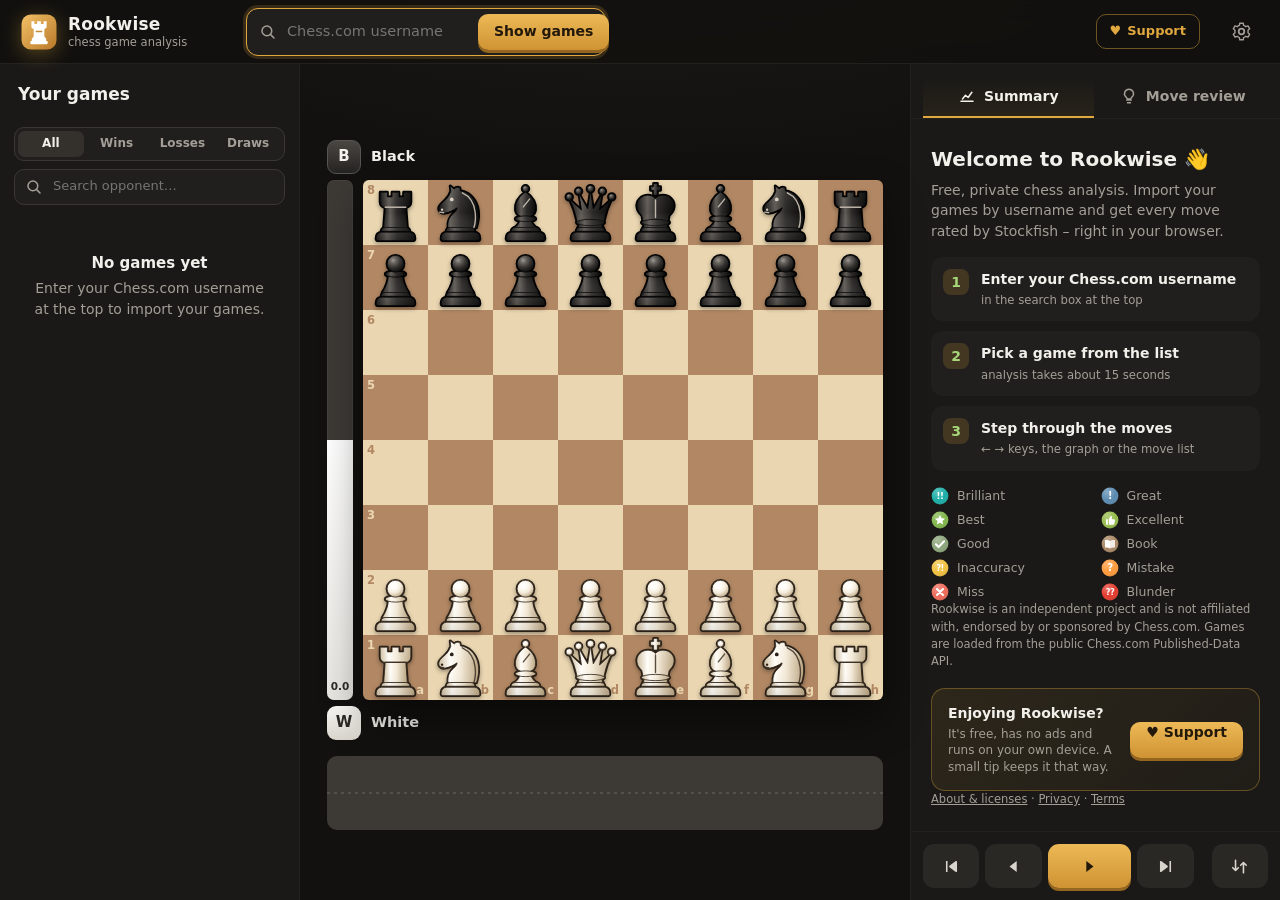
<file: public/index.html>
<!DOCTYPE html>
<html lang="en">
<head>
<meta charset="utf-8">
<meta name="viewport" content="width=device-width, initial-scale=1">
<title>Rookwise – free chess game analysis</title>
<meta name="description" content="Free chess game analysis: import your games by username and get every move rated – brilliant moves, blunders, accuracy and best lines. Runs in your browser.">
<meta property="og:title" content="Rookwise – free chess game analysis">
<meta property="og:description" content="Every move rated: brilliants, blunders, accuracy and best lines. Free, private, in your browser.">
<meta name="theme-color" content="#12110f">
<link rel="icon" href="data:image/svg+xml,%3Csvg xmlns='http://www.w3.org/2000/svg' viewBox='0 0 100 100'%3E%3Crect x='4' y='4' width='92' height='92' rx='24' fill='%23e0a83e'/%3E%3Cpath fill='%23fff' d='M30%2022h8v7h7v-7h10v7h7v-7h8v16l-6%205v19l5%206v6H31v-6l5-6V43l-6-5z'/%3E%3Crect x='27' y='74' width='46' height='8' rx='3' fill='%23fff'/%3E%3C/svg%3E">
<link rel="stylesheet" href="app.css">
</head>
<body>
<svg width="0" height="0" style="position:absolute" aria-hidden="true">
  <defs>
    <radialGradient id="icoShade" cx="0.35" cy="0.25" r="0.85">
      <stop offset="0" stop-color="#fff" stop-opacity=".28"/>
      <stop offset=".6" stop-color="#fff" stop-opacity="0"/>
      <stop offset="1" stop-color="#000" stop-opacity=".18"/>
    </radialGradient>
  </defs>
</svg>

<header class="topbar">
  <button class="icon-btn menu-btn" id="menuBtn" title="Games"><svg viewBox="0 0 24 24"><path d="M4 7h16M4 12h16M4 17h16" stroke="currentColor" stroke-width="2" stroke-linecap="round"/></svg></button>
  <a class="brand" href="./" title="Rookwise – home"><span id="logo"></span><div><b>Rookwise</b><small>chess game analysis</small></div></a>
  <form class="search" id="searchForm" autocomplete="off">
    <span class="search-ico" data-ui="search"></span>
    <input id="nick" placeholder="Chess.com username" spellcheck="false">
    <button class="btn primary" type="submit">Show games</button>
  </form>
  <div class="spacer"></div>
  <a class="support-btn hidden" id="supportBtn" target="_blank" rel="noopener"><span>♥</span> Support</a>
  <button class="icon-btn" id="settingsBtn" title="Settings" data-ui="gear"></button>
</header>

<main class="app">
  <!-- Lista partii -->
  <aside class="games" id="gamesPane">
    <div class="games-head">
      <h2>Your games</h2><span class="count" id="gameCount"></span>
    </div>
    <div class="filters" id="filters"></div>
    <div class="filter-row">
      <div class="seg" id="resultSeg">
        <button data-r="all" class="on">All</button><button data-r="win">Wins</button><button data-r="loss">Losses</button><button data-r="draw">Draws</button>
      </div>
    </div>
    <div class="opp-search"><span data-ui="search"></span><input id="oppSearch" placeholder="Search opponent…" spellcheck="false"></div>
    <div class="game-list" id="gameList"></div>
  </aside>

  <!-- Plansza -->
  <section class="stage" id="stage">
    <div class="player" id="playerTop"></div>
    <div class="board-row">
      <div class="evalbar" id="evalbar"><div class="eval-fill" id="evalFill"></div><span class="eval-txt" id="evalTxt">0.0</span></div>
      <div class="board-wrap" id="boardWrap">
        <div class="board" id="board">
          <div class="squares" id="squares"></div>
          <div class="layer" id="hl"></div>
          <div class="layer" id="pieces"></div>
          <svg class="layer arrows" id="arrows"></svg>
          <div class="layer" id="badges"></div>
        </div>
        <div class="overlay hidden" id="overlay">
          <div class="ov-card">
            <svg viewBox="0 0 120 120" class="ring-lg"><circle cx="60" cy="60" r="52" class="ring-bg"/><circle cx="60" cy="60" r="52" class="ring-fg" id="ovRing"/></svg>
            <div class="ov-pct" id="ovPct">0%</div>
            <div class="ov-msg" id="ovMsg">Analyzing game…</div>
          </div>
        </div>
      </div>
    </div>
    <div class="player" id="playerBottom"></div>
    <div class="graph" id="graph"><svg id="graphSvg"></svg><div class="graph-tip hidden" id="graphTip"></div></div>
  </section>

  <!-- Panel -->
  <aside class="panel">
    <div class="tabs" id="tabs">
      <button data-tab="summary" class="on"><span data-ui="chart"></span>Summary</button>
      <button data-tab="moves"><span data-ui="bulb"></span>Move review</button>
    </div>
    <div class="tab-body" id="tabSummary"></div>
    <div class="tab-body hidden" id="tabMoves">
      <div class="coach" id="coach"></div>
      <div class="movelist" id="moveList"></div>
    </div>
    <div class="nav">
      <button class="nav-btn" id="navFirst" title="Start (Home)" data-ui="first"></button>
      <button class="nav-btn" id="navPrev" title="Previous move (←)" data-ui="prev"></button>
      <button class="nav-btn big" id="navNext" title="Next move (→)" data-ui="next"></button>
      <button class="nav-btn" id="navLast" title="End (End)" data-ui="last"></button>
      <span class="nav-sep"></span>
      <button class="nav-btn" id="navFlip" title="Flip board (F)" data-ui="flip"></button>
    </div>
  </aside>
</main>

<div class="modal-back hidden" id="modalBack"><div class="modal" id="modal"></div></div>
<div class="toasts" id="toasts"></div>

<script src="js/config.js"></script>
<script src="js/pieces.js"></script>
<script src="js/chess.js"></script>
<script src="js/analysis.js"></script>
<script src="js/app.js"></script>
</body>
</html>
</file>
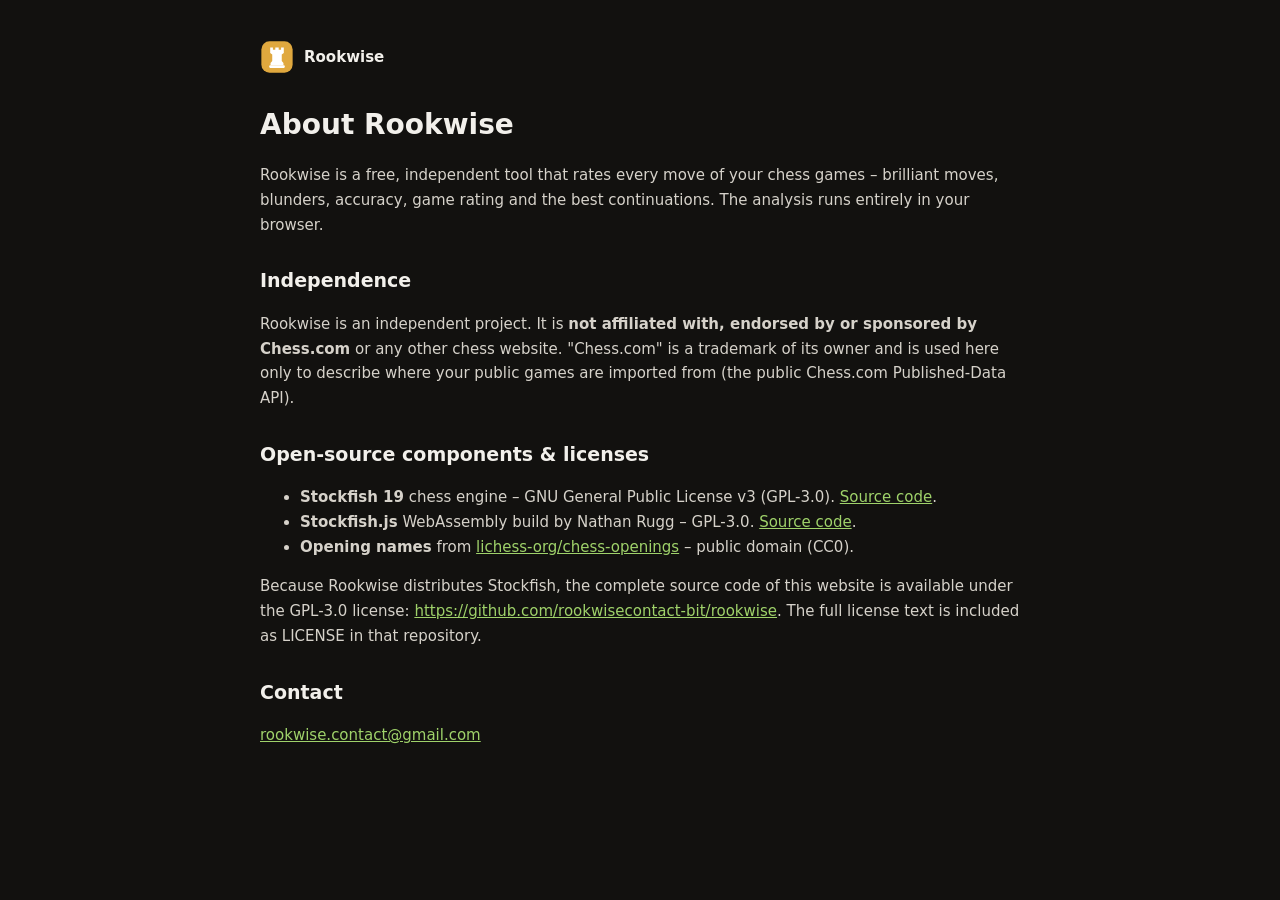
<file: public/about.html>
<!DOCTYPE html><html lang="en"><head><meta charset="utf-8"><meta name="viewport" content="width=device-width,initial-scale=1"><title>About & licenses – Rookwise</title><link rel="stylesheet" href="page.css"></head><body><main>
<a class="top" href="./"><img src="data:image/svg+xml,%3Csvg xmlns=%27http://www.w3.org/2000/svg%27 viewBox=%270 0 100 100%27%3E%3Crect x=%274%27 y=%274%27 width=%2792%27 height=%2792%27 rx=%2724%27 fill=%27%23e0a83e%27/%3E%3Cpath fill=%27%23fff%27 d=%27M30%2022h8v7h7v-7h10v7h7v-7h8v16l-6%205v19l5%206v6H31v-6l5-6V43l-6-5z%27/%3E%3Crect x=%2727%27 y=%2774%27 width=%2746%27 height=%278%27 rx=%273%27 fill=%27%23fff%27/%3E%3C/svg%3E" alt="">Rookwise</a>
<h1>About Rookwise</h1>
<p>Rookwise is a free, independent tool that rates every move of your chess games – brilliant moves, blunders, accuracy, game rating and the best continuations. The analysis runs entirely in your browser.</p>
<h2>Independence</h2>
<p>Rookwise is an independent project. It is <b>not affiliated with, endorsed by or sponsored by Chess.com</b> or any other chess website. "Chess.com" is a trademark of its owner and is used here only to describe where your public games are imported from (the public Chess.com Published-Data API).</p>
<h2>Open-source components & licenses</h2>
<ul>
<li><b>Stockfish 19</b> chess engine – GNU General Public License v3 (GPL-3.0). <a href="https://github.com/official-stockfish/Stockfish">Source code</a>.</li>
<li><b>Stockfish.js</b> WebAssembly build by Nathan Rugg – GPL-3.0. <a href="https://github.com/nmrugg/stockfish.js">Source code</a>.</li>
<li><b>Opening names</b> from <a href="https://github.com/lichess-org/chess-openings">lichess-org/chess-openings</a> – public domain (CC0).</li>
</ul>
<p>Because Rookwise distributes Stockfish, the complete source code of this website is available under the GPL-3.0 license: <a href="https://github.com/rookwisecontact-bit/rookwise">https://github.com/rookwisecontact-bit/rookwise</a>. The full license text is included as LICENSE in that repository.</p>
<h2>Contact</h2>
<p><a href="mailto:rookwise.contact@gmail.com">rookwise.contact@gmail.com</a></p>
</main></body></html>
</file>
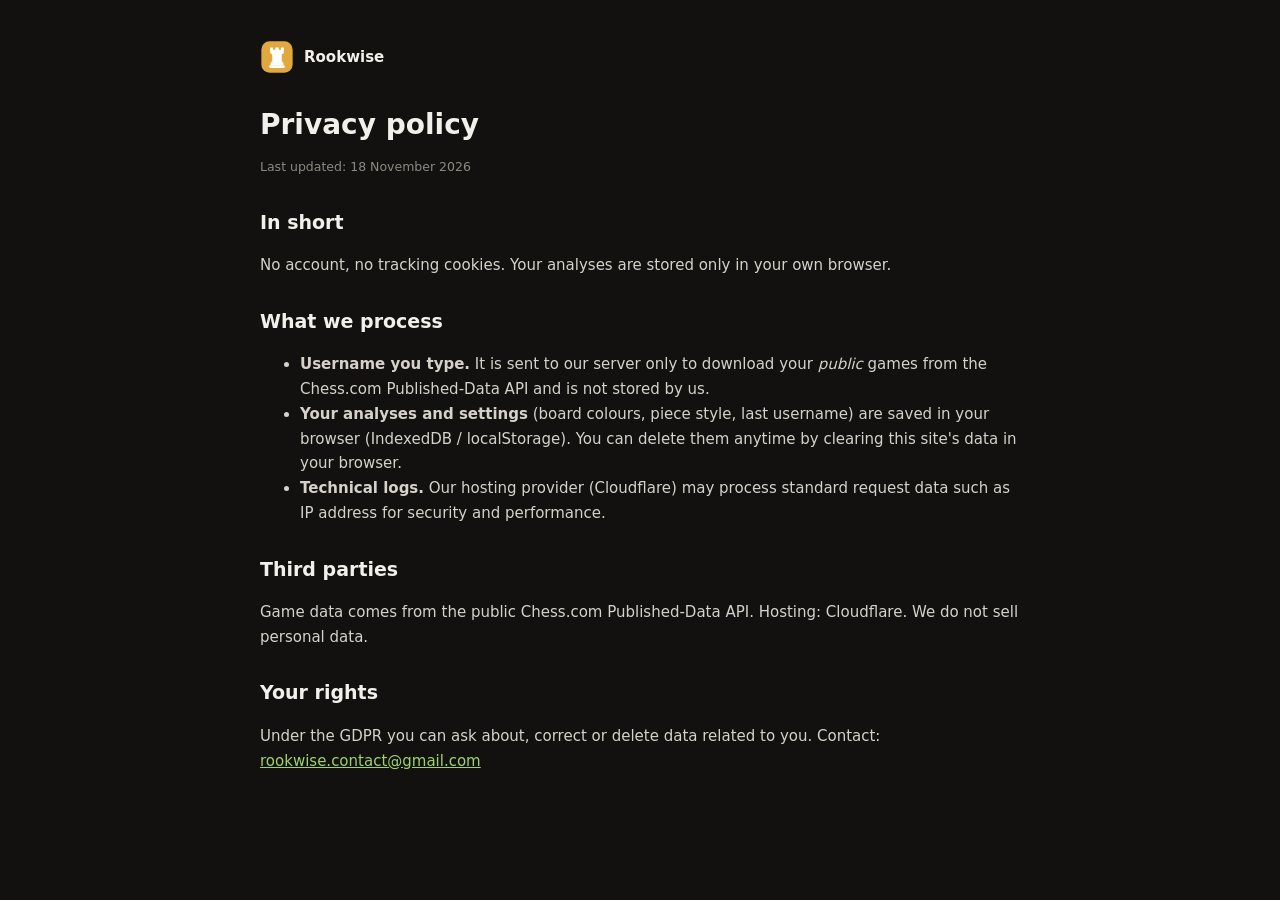
<file: public/privacy.html>
<!DOCTYPE html><html lang="en"><head><meta charset="utf-8"><meta name="viewport" content="width=device-width,initial-scale=1"><title>Privacy – Rookwise</title><link rel="stylesheet" href="page.css"></head><body><main>
<a class="top" href="./"><img src="data:image/svg+xml,%3Csvg xmlns=%27http://www.w3.org/2000/svg%27 viewBox=%270 0 100 100%27%3E%3Crect x=%274%27 y=%274%27 width=%2792%27 height=%2792%27 rx=%2724%27 fill=%27%23e0a83e%27/%3E%3Cpath fill=%27%23fff%27 d=%27M30%2022h8v7h7v-7h10v7h7v-7h8v16l-6%205v19l5%206v6H31v-6l5-6V43l-6-5z%27/%3E%3Crect x=%2727%27 y=%2774%27 width=%2746%27 height=%278%27 rx=%273%27 fill=%27%23fff%27/%3E%3C/svg%3E" alt="">Rookwise</a>
<h1>Privacy policy</h1><small>Last updated: 18 November 2026</small>
<h2>In short</h2>
<p>No account, no tracking cookies. Your analyses are stored only in your own browser.</p>
<h2>What we process</h2>
<ul>
<li><b>Username you type.</b> It is sent to our server only to download your <i>public</i> games from the Chess.com Published-Data API and is not stored by us.</li>
<li><b>Your analyses and settings</b> (board colours, piece style, last username) are saved in your browser (IndexedDB / localStorage). You can delete them anytime by clearing this site's data in your browser.</li>
<li><b>Technical logs.</b> Our hosting provider (Cloudflare) may process standard request data such as IP address for security and performance.</li>
</ul>
<h2>Third parties</h2>
<p>Game data comes from the public Chess.com Published-Data API. Hosting: Cloudflare. We do not sell personal data.</p>
<h2>Your rights</h2>
<p>Under the GDPR you can ask about, correct or delete data related to you. Contact: <a href="mailto:rookwise.contact@gmail.com">rookwise.contact@gmail.com</a></p>
</main></body></html>
</file>
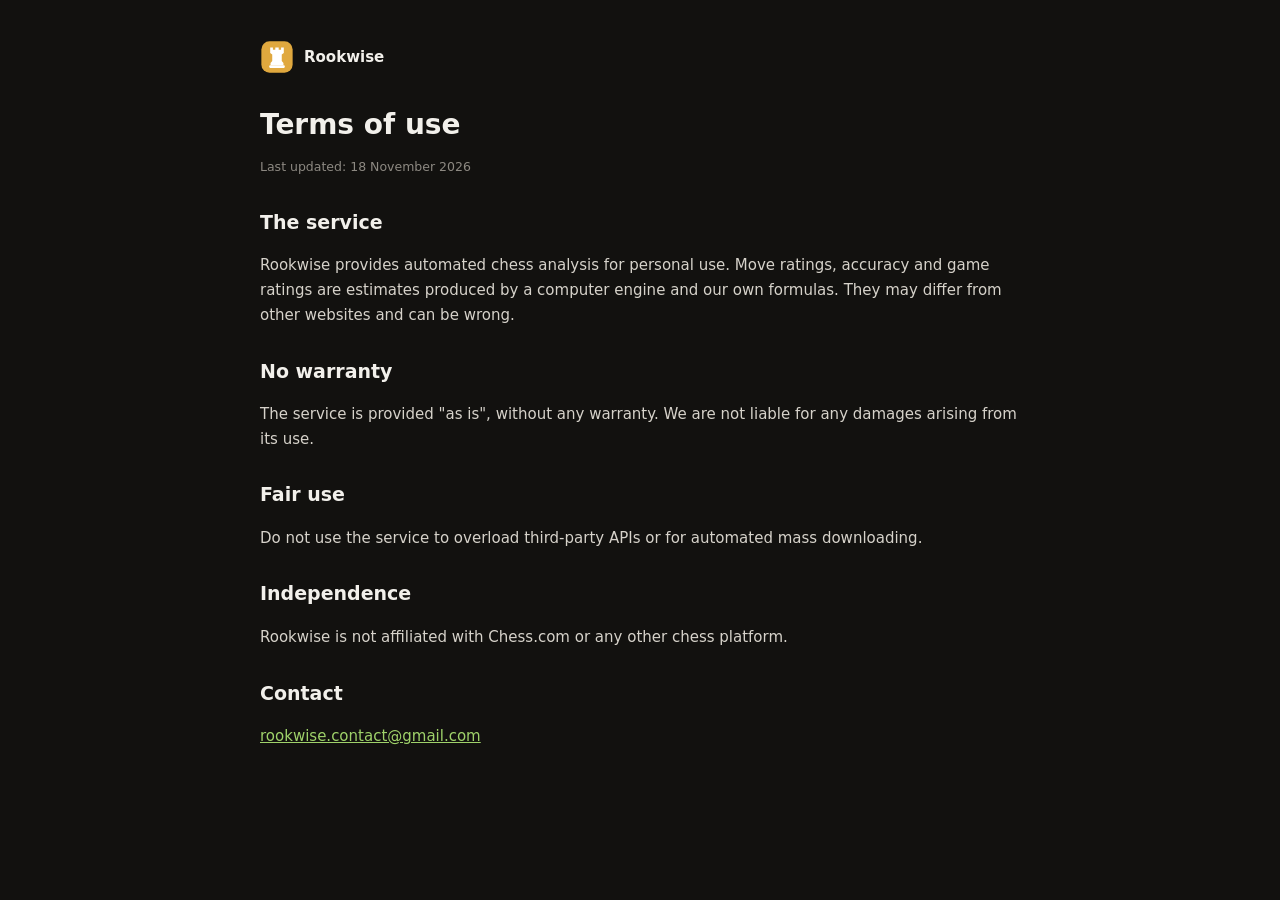
<file: public/terms.html>
<!DOCTYPE html><html lang="en"><head><meta charset="utf-8"><meta name="viewport" content="width=device-width,initial-scale=1"><title>Terms – Rookwise</title><link rel="stylesheet" href="page.css"></head><body><main>
<a class="top" href="./"><img src="data:image/svg+xml,%3Csvg xmlns=%27http://www.w3.org/2000/svg%27 viewBox=%270 0 100 100%27%3E%3Crect x=%274%27 y=%274%27 width=%2792%27 height=%2792%27 rx=%2724%27 fill=%27%23e0a83e%27/%3E%3Cpath fill=%27%23fff%27 d=%27M30%2022h8v7h7v-7h10v7h7v-7h8v16l-6%205v19l5%206v6H31v-6l5-6V43l-6-5z%27/%3E%3Crect x=%2727%27 y=%2774%27 width=%2746%27 height=%278%27 rx=%273%27 fill=%27%23fff%27/%3E%3C/svg%3E" alt="">Rookwise</a>
<h1>Terms of use</h1><small>Last updated: 18 November 2026</small>
<h2>The service</h2>
<p>Rookwise provides automated chess analysis for personal use. Move ratings, accuracy and game ratings are estimates produced by a computer engine and our own formulas. They may differ from other websites and can be wrong.</p>
<h2>No warranty</h2>
<p>The service is provided "as is", without any warranty. We are not liable for any damages arising from its use.</p>
<h2>Fair use</h2>
<p>Do not use the service to overload third-party APIs or for automated mass downloading.</p>
<h2>Independence</h2>
<p>Rookwise is not affiliated with Chess.com or any other chess platform.</p>
<h2>Contact</h2><p><a href="mailto:rookwise.contact@gmail.com">rookwise.contact@gmail.com</a></p>
</main></body></html>
</file>
<file: public/app.css>
/* Rookwise – wygląd */
:root {
  --bg: #12110f;
  --bg2: #1a1917;
  --panel: #211f1d;
  --panel2: #2a2825;
  --panel3: #34312d;
  --line: #3a3733;
  --text: #f2f0eb;
  --muted: #a39f97;
  --dim: #77736c;
  --accent: #e0a83e;
  --accent-d: #b9822a;
  --blue: #3d9be9;
  --red: #e5584b;
  --gold: #f0c040;
  --light-sq: #ead6b1;
  --dark-sq: #b28864;
  --radius: 14px;
  --shadow: 0 10px 30px rgba(0, 0, 0, .35);
  --font: "Segoe UI Variable Text", "Segoe UI", system-ui, -apple-system, Roboto, sans-serif;
}
* { box-sizing: border-box; }
html, body { height: 100%; margin: 0; }
body {
  background: radial-gradient(1200px 600px at 50% -200px, #22201c 0%, var(--bg) 60%);
  color: var(--text); font: 14px/1.45 var(--font);
  -webkit-font-smoothing: antialiased; overflow: hidden; user-select: none;
}
button { font: inherit; color: inherit; cursor: pointer; border: 0; background: none; }
input { font: inherit; color: var(--text); }
.hidden { display: none !important; }
svg { display: block; }

/* ---------- Pasek górny ---------- */
.topbar {
  height: 64px; display: flex; align-items: center; gap: 16px; padding: 0 20px;
  background: rgba(18, 17, 15, .85); backdrop-filter: blur(10px);
  border-bottom: 1px solid #23211e; position: relative; z-index: 5;
}
.brand { display: flex; align-items: center; gap: 10px; min-width: 210px; color: inherit; text-decoration: none; border-radius: 12px; transition: opacity .15s; }
.brand:hover { opacity: .85; }
.brand .logo-svg { width: 38px; height: 38px; filter: drop-shadow(0 4px 10px rgba(224,168,62,.35)); }
.brand b { font-size: 17px; letter-spacing: .2px; display: block; }
.brand small { color: var(--muted); font-size: 11.5px; display: block; margin-top: -2px; }
.search {
  display: flex; align-items: center; gap: 8px; background: var(--panel); border: 1px solid var(--line);
  border-radius: 12px; padding: 5px 5px 5px 12px; width: 440px; transition: border-color .2s, box-shadow .2s;
}
.search:focus-within { border-color: var(--accent); box-shadow: 0 0 0 3px rgba(224,168,62,.18); }
.search-ico, .opp-search span { width: 18px; height: 18px; color: var(--muted); flex: none; }
.search input { flex: 1; background: none; border: 0; outline: 0; font-size: 14.5px; }
.spacer { flex: 1; }
.btn {
  height: 36px; padding: 0 16px; border-radius: 10px; font-weight: 650; background: var(--panel3);
  transition: background .15s, transform .1s, box-shadow .15s; white-space: nowrap;
}
.btn:hover { background: #3f3b36; }
.btn:active { transform: translateY(1px); }
.btn.primary { background: linear-gradient(180deg, #edb956, #cf9334); color: #22180b; box-shadow: 0 3px 0 #94661f; }
.btn.primary:hover { background: linear-gradient(180deg, #9bd062, #78b043); }
.btn.primary:active { box-shadow: 0 1px 0 #4d7d27; transform: translateY(2px); }
.btn.ghost { background: transparent; border: 1px solid var(--line); }
.btn.ghost:hover { background: var(--panel2); }
.btn.lg { height: 46px; font-size: 15.5px; border-radius: 12px; padding: 0 22px; }
.icon-btn { width: 38px; height: 38px; border-radius: 10px; color: var(--muted); display: grid; place-items: center; }
.icon-btn svg { width: 21px; height: 21px; }
.icon-btn:hover { background: var(--panel2); color: var(--text); }
.chip-btn {
  height: 34px; padding: 0 12px; border-radius: 999px; background: var(--panel); border: 1px solid var(--line);
  color: var(--muted); font-size: 12.5px; font-weight: 600; display: flex; align-items: center; gap: 7px;
}
.chip-btn:hover { color: var(--text); border-color: #4a4640; }
.chip-btn .dot { width: 8px; height: 8px; border-radius: 50%; background: var(--dim); }
.chip-btn.ok .dot { background: var(--accent); box-shadow: 0 0 0 3px rgba(224,168,62,.2); }
.job-pill {
  display: flex; align-items: center; gap: 10px; background: var(--panel); border: 1px solid var(--line);
  border-radius: 999px; padding: 6px 14px; font-size: 12.5px; color: var(--muted); max-width: 420px;
}
.job-pill span { white-space: nowrap; overflow: hidden; text-overflow: ellipsis; }
.mini-bar { width: 80px; height: 5px; background: var(--panel3); border-radius: 9px; overflow: hidden; flex: none; }
.mini-bar i { display: block; height: 100%; width: 0; background: var(--accent); transition: width .4s; }
.spin { width: 14px; height: 14px; border-radius: 50%; border: 2px solid var(--panel3); border-top-color: var(--accent); animation: spin .8s linear infinite; flex: none; }
@keyframes spin { to { transform: rotate(360deg); } }

/* ---------- Układ ---------- */
.app { display: grid; grid-template-columns: 340px 1fr 410px; height: calc(100% - 64px); gap: 0; }

/* ---------- Lista partii ---------- */
.games { background: var(--bg2); border-right: 1px solid #23211e; display: flex; flex-direction: column; min-height: 0; }
.games-head { display: flex; align-items: baseline; justify-content: space-between; padding: 18px 18px 8px; }
.games-head h2 { margin: 0; font-size: 17px; }
.count { color: var(--muted); font-size: 12px; }
.filters { display: flex; gap: 5px; padding: 4px 14px 8px; overflow-x: auto; scrollbar-width: none; }
.filters::-webkit-scrollbar { display: none; }
.chip {
  height: 30px; padding: 0 9px; border-radius: 999px; background: var(--panel); border: 1px solid var(--line);
  color: var(--muted); font-size: 12px; font-weight: 600; display: flex; align-items: center; gap: 5px;
  transition: all .15s; flex: none; white-space: nowrap;
}
.chip .tci { width: 15px; height: 15px; }
.chip:hover { color: var(--text); }
.chip.on { background: rgba(224,168,62,.16); border-color: rgba(224,168,62,.55); color: #cfe9b4; }
.filter-row { padding: 0 14px 8px; }
.seg { display: flex; background: var(--panel); border: 1px solid var(--line); border-radius: 10px; padding: 3px; }
.seg button { flex: 1; height: 26px; border-radius: 7px; font-size: 12px; font-weight: 600; color: var(--muted); }
.seg button.on { background: var(--panel3); color: var(--text); }
.opp-search { margin: 0 14px 10px; display: flex; align-items: center; gap: 8px; background: var(--panel); border: 1px solid var(--line); border-radius: 10px; padding: 0 10px; height: 36px; }
.opp-search input { flex: 1; background: none; border: 0; outline: 0; font-size: 13px; }
.game-list { flex: 1; overflow-y: auto; padding: 2px 10px 16px; }
.game-list::-webkit-scrollbar, .tab-body::-webkit-scrollbar, .movelist::-webkit-scrollbar { width: 10px; }
.game-list::-webkit-scrollbar-thumb, .tab-body::-webkit-scrollbar-thumb, .movelist::-webkit-scrollbar-thumb { background: #34312d; border-radius: 9px; border: 3px solid transparent; background-clip: padding-box; }

.card {
  display: grid; grid-template-columns: 36px 1fr auto; gap: 10px; align-items: center; padding: 11px 12px;
  background: var(--panel); border: 1px solid transparent; border-radius: 12px; margin-bottom: 7px; cursor: pointer;
  transition: background .15s, border-color .15s, transform .15s; position: relative; overflow: hidden;
}
.card:hover { background: var(--panel2); transform: translateY(-1px); }
.card.active { border-color: rgba(224,168,62,.7); box-shadow: 0 0 0 1px rgba(224,168,62,.35); }
.res { width: 34px; height: 34px; border-radius: 10px; display: grid; place-items: center; font-weight: 800; font-size: 17px; }
/* wygrane – subtelnie wyróżnione */
.card.win { background: linear-gradient(90deg, rgba(76,201,96,.07), var(--panel) 60%); box-shadow: inset 2px 0 0 rgba(92,201,110,.7); }
.card.win:hover { background: linear-gradient(90deg, rgba(76,201,96,.11), var(--panel2) 60%); }
.card.win .res { background: rgba(76,201,96,.26); color: #8fe39d; }
/* przegrane – lekko przygaszone */
.card.loss { opacity: .82; filter: saturate(.75); }
.card.loss:hover, .card.loss.active { opacity: 1; filter: none; }
.card.loss .res { background: rgba(229,88,75,.13); color: #d98a82; }
/* remisy – neutralnie */
.card.draw .res { background: rgba(160,160,160,.15); color: #c9c5be; }
.c-main { min-width: 0; }
.c-top { display: flex; justify-content: space-between; gap: 8px; }
.c-opp { font-weight: 650; white-space: nowrap; overflow: hidden; text-overflow: ellipsis; }
.c-opp .rt { color: var(--muted); font-weight: 500; }
.c-when { color: var(--dim); font-size: 11.5px; white-space: nowrap; }
.c-meta { color: var(--muted); font-size: 12px; display: flex; align-items: center; gap: 6px; margin-top: 2px; white-space: nowrap; overflow: hidden; }
.c-meta .tci { width: 14px; height: 14px; flex: none; }
.c-pills { display: flex; gap: 5px; margin-top: 6px; flex-wrap: wrap; }
.pill { font-size: 11px; font-weight: 650; padding: 2px 8px; border-radius: 999px; background: var(--panel3); color: var(--muted); display: inline-flex; align-items: center; gap: 5px; }
.pill .cdot { width: 9px; height: 9px; border-radius: 3px; border: 1px solid #77736c; }
.pill.acc { background: rgba(224,168,62,.16); color: #f0c77a; }
.pill.cc { background: rgba(92,139,176,.18); color: #a9c8e3; }
.go { width: 34px; height: 34px; border-radius: 50%; display: grid; place-items: center; color: var(--muted); background: var(--panel3); transition: all .15s; }
.go svg { width: 14px; height: 14px; }
.card:hover .go { background: var(--accent); color: #22180b; }
.card.analyzed .go { background: rgba(224,168,62,.2); color: #f0c77a; }
.card .prog { position: absolute; left: 0; bottom: 0; height: 3px; background: var(--accent); transition: width .4s; }
.go .spin { width: 16px; height: 16px; }
.load-more { width: 100%; height: 40px; border-radius: 10px; border: 1px dashed var(--line); color: var(--muted); font-weight: 600; margin-top: 4px; }
.load-more:hover { color: var(--text); border-color: #55514b; }
.empty { text-align: center; color: var(--muted); padding: 36px 18px; }
.empty b { color: var(--text); display: block; font-size: 15px; margin-bottom: 4px; }
.skel { height: 74px; border-radius: 12px; margin-bottom: 7px; background: linear-gradient(90deg, var(--panel) 0%, var(--panel2) 50%, var(--panel) 100%); background-size: 200% 100%; animation: shimmer 1.2s infinite; }
@keyframes shimmer { to { background-position: -200% 0; } }

/* ---------- Plansza ---------- */
.stage { display: flex; flex-direction: column; align-items: center; justify-content: center; padding: 14px 24px; min-width: 0; min-height: 0; }
.player { display: flex; align-items: center; gap: 10px; height: 46px; }
.avatar { width: 34px; height: 34px; border-radius: 9px; display: grid; place-items: center; font-weight: 800; font-size: 15px; }
.avatar.w { background: linear-gradient(180deg, #fbfaf6, #d9d5cc); color: #2a2825; }
.avatar.b { background: linear-gradient(180deg, #4a4642, #262422); color: #f2f0eb; border: 1px solid #555; }
.p-name { font-weight: 700; font-size: 14.5px; }
.p-elo { color: var(--muted); font-weight: 500; }
.p-mat { color: var(--muted); font-size: 12.5px; font-weight: 600; }
.p-you { font-size: 10.5px; font-weight: 800; letter-spacing: .5px; color: #1e1d1b; background: var(--accent); padding: 1px 6px; border-radius: 5px; }
.clock { margin-left: auto; font-variant-numeric: tabular-nums; font-weight: 700; font-size: 15px; padding: 5px 12px; border-radius: 8px; background: var(--panel2); color: var(--muted); }
.clock.w { background: #e9e7e1; color: #2a2825; }
.clock.on { box-shadow: 0 0 0 2px var(--accent); color: var(--text); }
.clock.w.on { color: #1d1c1a; }
.board-row { display: flex; gap: 10px; align-items: stretch; }
.evalbar { width: 26px; border-radius: 7px; overflow: hidden; position: relative; background: #3d3a36; box-shadow: inset 0 0 0 1px rgba(255,255,255,.04); }
.eval-fill { position: absolute; left: 0; right: 0; bottom: 0; background: linear-gradient(180deg, #ffffff, #e8e6e1); transition: height .45s cubic-bezier(.3,.8,.3,1); }
.evalbar.flipped .eval-fill { top: 0; bottom: auto; }
.eval-txt { position: absolute; left: 0; right: 0; text-align: center; font-size: 10.5px; font-weight: 800; z-index: 1; }
.board-wrap { position: relative; }
.board { position: relative; border-radius: 6px; overflow: hidden; box-shadow: 0 18px 40px rgba(0,0,0,.45); }
.squares { display: grid; grid-template-columns: repeat(8, 1fr); grid-template-rows: repeat(8, 1fr); width: 100%; height: 100%; }
.sq { position: relative; }
.sq.l { background: var(--light-sq); }
.sq.d { background: var(--dark-sq); }
.coord { position: absolute; font-size: 11.5px; font-weight: 750; pointer-events: none; }
.coord.f { right: 4px; bottom: 1px; }
.coord.r { left: 4px; top: 2px; }
.sq.l .coord { color: var(--dark-sq); }
.sq.d .coord { color: var(--light-sq); }
.layer { position: absolute; inset: 0; pointer-events: none; }
.hl { position: absolute; }
.hl.check { background: radial-gradient(circle, rgba(255,40,40,.85) 0%, rgba(230,20,20,.55) 35%, rgba(200,0,0,0) 72%); }
.pc { position: absolute; will-change: transform; filter: drop-shadow(0 2px 2px rgba(0,0,0,.35)); }
.pc.anim { transition: transform .22s cubic-bezier(.25,.8,.35,1); }
.arrows { overflow: visible; }
.badge { position: absolute; transform: translate(42%, -42%) scale(1); filter: drop-shadow(0 3px 5px rgba(0,0,0,.45)); animation: pop .28s cubic-bezier(.3,1.6,.5,1); z-index: 3; }
.badge .ico { width: 100%; height: 100%; }
@keyframes pop { from { transform: translate(42%, -42%) scale(.2); opacity: 0; } }
.overlay { position: absolute; inset: 0; display: grid; place-items: center; background: rgba(12,11,10,.62); backdrop-filter: blur(3px); border-radius: 6px; z-index: 6; }
.ov-card { display: grid; justify-items: center; gap: 4px; position: relative; }
.ring-lg { width: 120px; height: 120px; transform: rotate(-90deg); }
.ring-bg { fill: none; stroke: rgba(255,255,255,.12); stroke-width: 9; }
.ring-fg { fill: none; stroke: var(--accent); stroke-width: 9; stroke-linecap: round; transition: stroke-dashoffset .4s; }
.ov-pct { position: absolute; top: 40px; font-size: 26px; font-weight: 800; }
.ov-msg { color: #dedbd4; font-weight: 600; margin-top: 8px; }

.graph { position: relative; margin-top: 10px; border-radius: 10px; overflow: hidden; background: #3d3a36; cursor: pointer; }
.graph svg { width: 100%; height: 100%; }
.graph-tip { position: absolute; top: 6px; padding: 4px 9px; border-radius: 7px; background: rgba(20,19,17,.92); font-size: 12px; font-weight: 650; pointer-events: none; white-space: nowrap; display: flex; gap: 6px; align-items: center; }
.graph-tip .ico { width: 16px; height: 16px; }

/* ---------- Panel ---------- */
.panel { background: var(--bg2); border-left: 1px solid #23211e; display: flex; flex-direction: column; min-height: 0; }
.tabs { display: flex; gap: 4px; padding: 12px 12px 0; }
.tabs button { flex: 1; height: 42px; border-radius: 10px 10px 0 0; color: var(--muted); font-weight: 650; display: flex; align-items: center; justify-content: center; gap: 8px; border-bottom: 2px solid transparent; }
.tabs button span { width: 18px; height: 18px; }
.tabs button.on { color: var(--text); border-bottom-color: var(--accent); background: linear-gradient(180deg, transparent, rgba(224,168,62,.07)); }
.tab-body { flex: 1; overflow-y: auto; padding: 16px; min-height: 0; border-top: 1px solid #23211e; }
#tabMoves { display: flex; flex-direction: column; padding: 14px; }

.sum-head h3 { margin: 0 0 2px; font-size: 18px; }
.sum-head p { margin: 0; color: var(--muted); font-size: 12.5px; }
.players2 { display: grid; grid-template-columns: 1fr 1fr; gap: 10px; margin: 16px 0 14px; }
.pcard { background: var(--panel); border-radius: var(--radius); padding: 14px 10px 12px; display: grid; justify-items: center; gap: 6px; border: 1px solid #2c2a27; }
.pcard.me { border-color: rgba(224,168,62,.45); }
.pcard .who { display: flex; align-items: center; gap: 7px; font-weight: 700; max-width: 100%; }
.pcard .who span:last-child { white-space: nowrap; overflow: hidden; text-overflow: ellipsis; }
.pcard .avatar { width: 24px; height: 24px; font-size: 12px; border-radius: 6px; flex: none; }
.ring { position: relative; width: 92px; height: 92px; }
.ring svg { width: 92px; height: 92px; transform: rotate(-90deg); }
.ring .bg { fill: none; stroke: var(--panel3); stroke-width: 8; }
.ring .fg { fill: none; stroke-width: 8; stroke-linecap: round; transition: stroke-dashoffset 1s cubic-bezier(.3,.8,.3,1); }
.ring b { position: absolute; inset: 0; display: grid; place-items: center; font-size: 22px; font-weight: 800; }
.pcard .lbl { color: var(--muted); font-size: 11.5px; margin-top: -2px; }
.pcard .gr { font-size: 12.5px; color: var(--muted); }
.pcard .gr b { color: var(--text); font-size: 15px; }
.pcard .ccv { font-size: 11.5px; color: #a9c8e3; font-weight: 650; }
.pcard .ccv.add { color: var(--dim); cursor: pointer; text-decoration: underline dotted; }
.pcard .ccv.add:hover { color: var(--text); }
.cls-table { background: var(--panel); border-radius: var(--radius); padding: 6px 4px; border: 1px solid #2c2a27; }
.cls-row { display: grid; grid-template-columns: 52px 1fr 52px; align-items: center; height: 31px; border-radius: 8px; }
.cls-row:hover { background: var(--panel2); }
.cls-row .n { text-align: center; font-weight: 800; font-size: 14px; }
.cls-row .n.zero { color: var(--dim); font-weight: 600; }
.cls-row .mid { display: flex; align-items: center; gap: 8px; justify-content: center; font-weight: 650; font-size: 13px; }
.cls-row .ico { width: 20px; height: 20px; }
.start-btn { width: 100%; margin: 16px 0 8px; }
.km h4 { margin: 18px 2px 8px; font-size: 13px; color: var(--muted); text-transform: uppercase; letter-spacing: .6px; }
.km-item { display: flex; align-items: center; gap: 10px; padding: 8px 10px; border-radius: 10px; cursor: pointer; background: var(--panel); margin-bottom: 5px; }
.km-item:hover { background: var(--panel2); }
.km-item .ico { width: 22px; height: 22px; flex: none; }
.km-item b { font-weight: 700; }
.km-item small { color: var(--muted); display: block; font-size: 11.5px; }
.welcome { padding: 6px 4px; }
.welcome h3 { font-size: 20px; margin: 4px 0 6px; }
.welcome p { color: var(--muted); margin: 0 0 16px; }
.steps { display: grid; gap: 10px; }
.step { display: flex; gap: 12px; align-items: flex-start; background: var(--panel); border-radius: 12px; padding: 12px; }
.step i { font-style: normal; width: 26px; height: 26px; border-radius: 8px; background: rgba(224,168,62,.18); color: #a7d77a; display: grid; place-items: center; font-weight: 800; flex: none; }
.step b { display: block; }
.step small { color: var(--muted); }
.legend { display: grid; grid-template-columns: 1fr 1fr; gap: 6px 10px; margin-top: 16px; }
.legend div { display: flex; gap: 8px; align-items: center; font-size: 12.5px; color: var(--muted); }
.legend .ico { width: 18px; height: 18px; }

.coach { background: var(--panel); border-radius: var(--radius); padding: 14px; border: 1px solid #2c2a27; min-height: 112px; flex: none; }
.coach-top { display: flex; gap: 12px; align-items: flex-start; }
.coach .bigico { width: 40px; height: 40px; flex: none; }
.coach .bigico .ico { width: 40px; height: 40px; }
.coach h4 { margin: 0; font-size: 16px; line-height: 1.3; }
.coach p { margin: 4px 0 0; color: #cfcbc3; font-size: 13.5px; }
.coach .evalchip { margin-left: auto; font-weight: 800; font-size: 12.5px; padding: 3px 9px; border-radius: 7px; background: #e9e7e1; color: #222; white-space: nowrap; }
.coach .evalchip.neg { background: #1c1b19; color: #eee; border: 1px solid #444; }
.coach-actions { display: flex; gap: 8px; margin-top: 12px; flex-wrap: wrap; }
.coach-actions .btn { height: 32px; font-size: 12.5px; padding: 0 12px; }
.best-line { margin-top: 10px; font-size: 13px; color: var(--muted); }
.best-line b { color: var(--text); }
.line-moves { display: flex; flex-wrap: wrap; gap: 4px; margin-top: 8px; }
.line-moves span { padding: 2px 7px; border-radius: 6px; background: var(--panel2); font-weight: 650; font-size: 12.5px; color: var(--muted); }
.line-moves span.on { background: var(--accent); color: #22180b; }

.movelist { flex: 1; overflow-y: auto; margin-top: 12px; background: var(--panel); border-radius: var(--radius); border: 1px solid #2c2a27; padding: 6px; min-height: 0; }
.mrow { display: grid; grid-template-columns: 38px 1fr 1fr; align-items: center; border-radius: 8px; }
.mrow:nth-child(odd) { background: rgba(255,255,255,.02); }
.mnum { color: var(--dim); font-weight: 650; font-size: 12.5px; padding-left: 8px; }
.mv { display: flex; align-items: center; gap: 6px; height: 30px; padding: 0 8px; border-radius: 7px; cursor: pointer; font-weight: 650; font-size: 13.5px; }
.mv:hover { background: var(--panel3); }
.mv.cur { background: #45413c; box-shadow: inset 0 -2px 0 var(--accent); }
.mv .ico { width: 17px; height: 17px; flex: none; }
.mv.empty { cursor: default; }

.nav { display: flex; gap: 6px; padding: 12px; border-top: 1px solid #23211e; align-items: center; }
.nav-btn { flex: 1; height: 44px; border-radius: 11px; background: var(--panel2); color: #d8d5ce; display: grid; place-items: center; transition: background .15s; }
.nav-btn svg { width: 19px; height: 19px; }
.nav-btn:hover { background: var(--panel3); color: #fff; }
.nav-btn.big { flex: 1.6; background: linear-gradient(180deg, #edb956, #cf9334); color: #22180b; box-shadow: 0 3px 0 #94661f; }
.nav-btn.big:hover { background: linear-gradient(180deg, #f2c266, #d69c3c); }
.nav-sep { width: 6px; }

/* ---------- Okna i powiadomienia ---------- */
.modal-back { position: fixed; inset: 0; background: rgba(0,0,0,.55); backdrop-filter: blur(4px); display: grid; place-items: center; z-index: 50; animation: fade .15s; }
@keyframes fade { from { opacity: 0; } }
.modal { width: min(480px, 92vw); background: var(--panel); border: 1px solid var(--line); border-radius: 18px; padding: 22px; box-shadow: var(--shadow); animation: rise .2s cubic-bezier(.3,1.3,.5,1); }
@keyframes rise { from { transform: translateY(12px) scale(.98); opacity: 0; } }
.modal h3 { margin: 0 0 8px; font-size: 19px; }
.modal p { color: #cfcbc3; margin: 0 0 12px; }
.modal .row { display: flex; gap: 10px; justify-content: flex-end; margin-top: 18px; }
.modal label { display: block; color: var(--muted); font-size: 12.5px; margin: 10px 0 5px; font-weight: 600; }
.field { width: 100%; height: 40px; border-radius: 10px; border: 1px solid var(--line); background: var(--bg2); padding: 0 12px; outline: 0; }
.field:focus { border-color: var(--accent); }
.two { display: grid; grid-template-columns: 1fr 1fr; gap: 10px; }
.stat-grid { display: grid; grid-template-columns: repeat(3, 1fr); gap: 8px; margin: 12px 0; }
.stat { background: var(--bg2); border-radius: 12px; padding: 10px; text-align: center; }
.stat b { display: block; font-size: 20px; }
.stat small { color: var(--muted); font-size: 11.5px; }
.opt-row { display: flex; align-items: center; justify-content: space-between; padding: 10px 0; border-bottom: 1px solid #2c2a27; }
.opt-row:last-child { border-bottom: 0; }
.themes { display: flex; gap: 8px; flex-wrap: wrap; justify-content: flex-end; max-width: 330px; }
.theme-sw { width: 40px; height: 40px; border-radius: 9px; overflow: hidden; display: grid; grid-template-columns: 1fr 1fr; border: 2px solid transparent; cursor: pointer; }
.theme-sw.on { border-color: var(--accent); }
.theme-sw i:nth-child(1), .theme-sw i:nth-child(4) { background: var(--a); }
.theme-sw i:nth-child(2), .theme-sw i:nth-child(3) { background: var(--b); }
select.field { appearance: none; cursor: pointer; }
.toggle { width: 42px; height: 24px; border-radius: 99px; background: var(--panel3); position: relative; transition: background .2s; }
.toggle::after { content: ""; position: absolute; top: 3px; left: 3px; width: 18px; height: 18px; border-radius: 50%; background: #fff; transition: transform .2s; }
.toggle.on { background: var(--accent); }
.toggle.on::after { transform: translateX(18px); }
.toasts { position: fixed; bottom: 22px; left: 50%; transform: translateX(-50%); display: grid; gap: 8px; z-index: 60; }
.toast { background: #2e2b28; border: 1px solid var(--line); border-left: 4px solid var(--accent); padding: 11px 16px; border-radius: 11px; box-shadow: var(--shadow); font-weight: 600; animation: rise .2s; max-width: 560px; }
.toast.err { border-left-color: var(--red); }
select.field { color: var(--text); background: var(--bg2); }
select.field option { background: #1a1917; color: #f2f0eb; }

/* ---------- Mniejsze ekrany ---------- */
.menu-btn { display: none; }
@media (max-width: 1380px) {
  .app { grid-template-columns: 300px 1fr 370px; }
  .search { width: 360px; }
}
@media (max-width: 1100px) {
  .app { grid-template-columns: 1fr 340px; }
  .menu-btn { display: grid; }
  .brand { min-width: 0; }
  .brand div { display: none; }
  .search { width: auto; flex: 1; max-width: 420px; }
  .chip-btn { display: none; }
  .games { position: fixed; top: 64px; left: 0; bottom: 0; width: 330px; z-index: 20; transform: translateX(-100%);
           transition: transform .25s ease; box-shadow: var(--shadow); }
  .games.show { transform: none; }
  .stage { padding: 10px 12px; }
}
@media (max-width: 760px) {
  body { overflow: auto; }
  .app { grid-template-columns: 1fr; height: auto; }
  .search .btn { padding: 0 10px; }
  /* górny pasek mieści się w szerokości telefonu */
  .topbar { gap: 8px; padding: 0 10px; }
  .spacer { display: none; }
  .search { min-width: 0; flex: 1; padding-left: 10px; }
  .search .search-ico { display: none; }
  .search input { min-width: 0; width: 100%; font-size: 16px; }
  .search .btn { font-size: 0; white-space: nowrap; padding: 0 14px; }
  .search .btn::after { content: "Go"; font-size: 14px; }
  .brand .logo-svg { width: 32px; height: 32px; }
  .support-btn { margin-right: 0; }
  /* szachownica przyklejona u góry podczas przewijania */
  .stage { position: sticky; top: 0; z-index: 15; background: var(--bg); padding: 6px 8px 6px; box-shadow: 0 8px 16px rgba(0,0,0,.35); }
  .player { height: 34px; }
  .graph { margin-top: 4px; }
  .board-wrap { touch-action: pan-y; }
  /* przyciski ruchów zawsze na dole ekranu, pod kciukiem */
  .panel { min-height: 60vh; padding-bottom: calc(76px + env(safe-area-inset-bottom)); border-left: 0; }
  .nav { position: fixed; left: 0; right: 0; bottom: 0; z-index: 25; padding: 8px 10px calc(8px + env(safe-area-inset-bottom));
         background: rgba(24,22,20,.96); backdrop-filter: blur(10px); border-top: 1px solid #2e2b27; }
  .nav-btn { height: 50px; }
}
.piece-sw { display: flex; border-radius: 9px; border: 2px solid transparent; background: var(--light-sq); cursor: pointer; padding: 1px; }
.piece-sw img { width: 26px; height: 26px; }
.piece-sw.on { border-color: var(--accent); }
.modal { width: min(560px, 94vw); }
.legal { color: var(--dim); font-size: 11.5px; margin-top: 14px; line-height: 1.5; }
.legal a { color: var(--muted); }
.legal a:hover { color: var(--text); }

/* wsparcie projektu */
.support-btn { display: inline-flex; align-items: center; gap: 6px; padding: 7px 13px; margin-right: 6px; border-radius: 10px; border: 1px solid rgba(224,168,62,.45); color: var(--accent); font-weight: 700; font-size: 13px; text-decoration: none; transition: background .15s; }
.support-btn:hover { background: rgba(224,168,62,.12); }
.support-btn.hidden { display: none; }
.support-card { display: flex; align-items: center; gap: 14px; margin-top: 18px; padding: 14px 16px; border-radius: 14px; border: 1px solid rgba(224,168,62,.35); background: linear-gradient(135deg, rgba(224,168,62,.10), rgba(224,168,62,.03)); }
.support-card div { flex: 1; min-width: 0; }
.support-card b { display: block; font-size: 14px; }
.support-card small { display: block; color: var(--muted); font-size: 12px; margin-top: 2px; line-height: 1.4; }
.support-card .btn { text-decoration: none; white-space: nowrap; }
@media (max-width: 700px) { .support-btn { padding: 7px 9px; } .support-btn { font-size: 0; } .support-btn span { font-size: 15px; } }
</file>
<file: public/page.css>
body{margin:0;background:#12110f;color:#f2f0eb;font:15px/1.65 "Segoe UI",system-ui,sans-serif}
main{max-width:760px;margin:0 auto;padding:40px 22px 80px}
a{color:#9fd26a}h1{font-size:28px;margin:0 0 6px}h2{font-size:19px;margin:28px 0 8px}
p,li{color:#d6d2ca}.top{display:flex;align-items:center;gap:10px;margin-bottom:28px;text-decoration:none;color:#f2f0eb;font-weight:700}
.top img{width:34px;height:34px}small{color:#8d8982}
</file>
